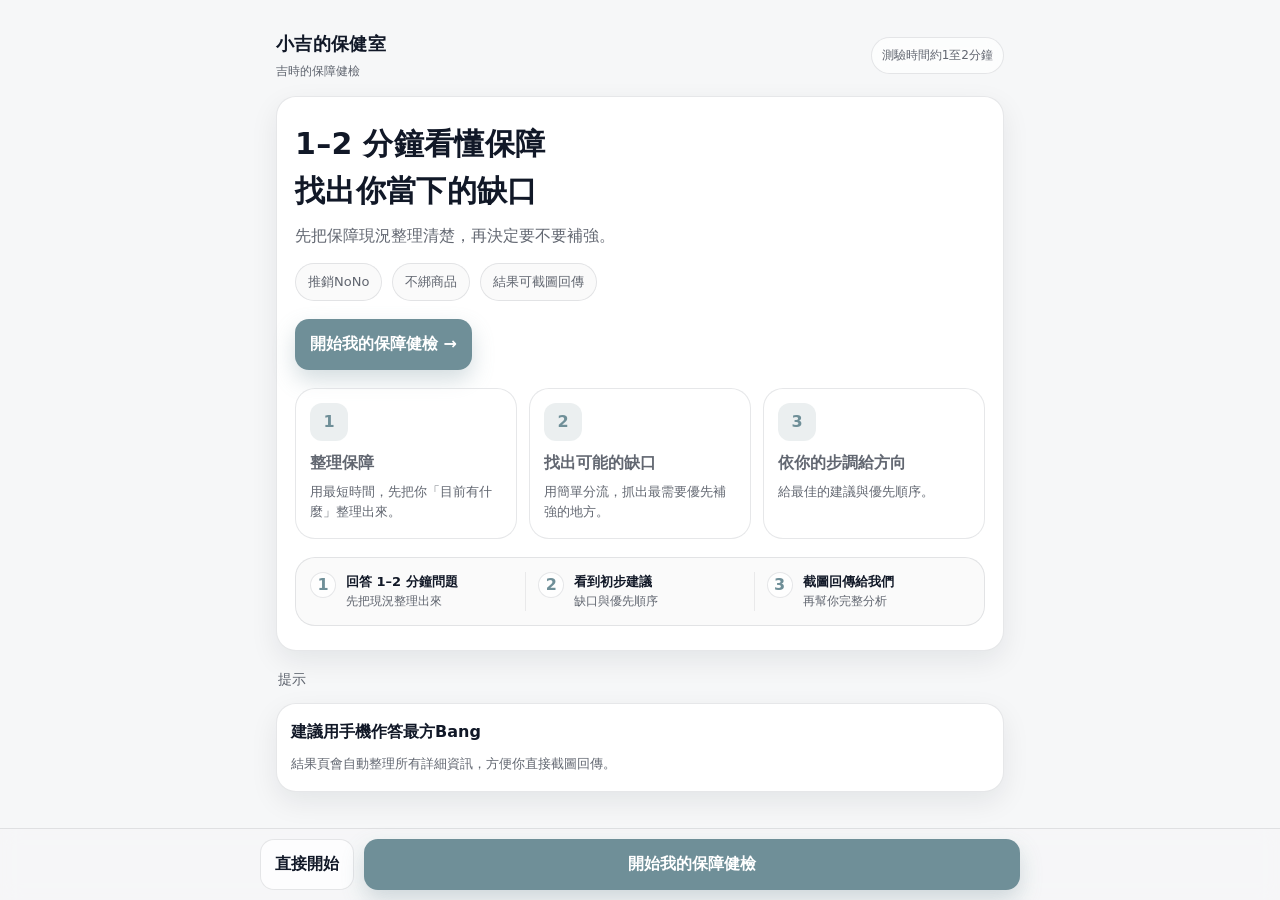
<file: index.html>
<!doctype html>
<html lang="zh-Hant">
<head>
  <meta charset="utf-8" />
  <meta name="viewport" content="width=device-width, initial-scale=1" />
  <title>小吉的保健室｜保障健檢</title>
  <link rel="stylesheet" href="./styles.css" />
</head>
<body>
  <div class="container">
    <div class="header">
      <div class="brand">
        <div class="title">小吉的保健室</div>
        <div class="sub">吉時的保障健檢</div>
      </div>
      <div class="badge">測驗時間約1至2分鐘</div>
    </div>

    <section class="card hero">
      <h1>1–2 分鐘看懂保障<br/>找出你當下的缺口</h1>
      <p>先把保障現況整理清楚，再決定要不要補強。</p>

      <div class="pillrow">
        <div class="pill">推銷NoNo</div>
        <div class="pill">不綁商品</div>
        <div class="pill">結果可截圖回傳</div>
      </div>

      <a class="btn primary" href="./survey.html" style="display:inline-flex;align-items:center;gap:10px;">
        開始我的保障健檢 →
      </a>

      <div class="grid3" style="margin-top:18px;">
        <div class="feature">
          <div class="icon">1</div>
          <p class="ftitle">整理保障</p>
          <p class="fdesc">用最短時間，先把你「目前有什麼」整理出來。</p>
        </div>
        <div class="feature">
          <div class="icon">2</div>
          <p class="ftitle">找出可能的缺口</p>
          <p class="fdesc">用簡單分流，抓出最需要優先補強的地方。</p>
        </div>
        <div class="feature">
          <div class="icon">3</div>
          <p class="ftitle">依你的步調給方向</p>
          <p class="fdesc">給最佳的建議與優先順序。</p>
        </div>
      </div>

      <div class="stepbar" style="margin-top:18px;">
        <div class="step">
          <div class="num">1</div>
          <div class="st"><b>回答 1–2 分鐘問題</b><span>先把現況整理出來</span></div>
        </div>
        <div class="sep"></div>
        <div class="step">
          <div class="num">2</div>
          <div class="st"><b>看到初步建議</b><span>缺口與優先順序</span></div>
        </div>
        <div class="sep"></div>
        <div class="step">
          <div class="num">3</div>
          <div class="st"><b>截圖回傳給我們</b><span>再幫你完整分析</span></div>
        </div>
      </div>
    </section>

    <div class="sectionTitle">提示</div>
    <div class="card formCard">
      <div class="qTitle" style="margin-bottom:6px;">建議用手機作答最方Bang</div>
      <small>結果頁會自動整理所有詳細資訊，方便你直接截圖回傳。</small>
    </div>
  </div>

  <div class="stickyCta">
    <div class="stickyInner">
      <a class="btn ghost" href="./survey.html">直接開始</a>
      <a class="btn primary" href="./survey.html" style="flex:1;text-align:center;">開始我的保障健檢</a>
    </div>
  </div>
</body>
</html>
</file>
<file: styles.css>
/* ===== Korean-cool minimal theme (Blue-gray mist) ===== */
:root{
  --bg: #f6f7f8;
  --surface: #ffffff;
  --text: #111827;
  --muted: rgba(17,24,39,.66);

  --border: rgba(17,24,39,.10);
  --shadow: 0 10px 28px rgba(17,24,39,.08);

  /* Mist blue-gray */
  --primary: #6f8f98;
  --primary-ink: #0b2023;

  --radius-lg: 20px;
  --radius-md: 14px;
  --radius-sm: 12px;

  --maxw: 760px;
}

*{ box-sizing: border-box; }
html,body{ height:100%; }
body{
  margin:0;
  font-family: ui-sans-serif, system-ui, -apple-system, "Segoe UI", Roboto, "Noto Sans TC", "PingFang TC", "Microsoft JhengHei", Arial, sans-serif;
  color: var(--text);
  background: var(--bg);
  line-height: 1.55;
}

a{ color: inherit; text-decoration: none; }
small{ color: var(--muted); }

.container{
  max-width: var(--maxw);
  margin: 0 auto;
  padding: 20px 16px 96px;
}

.header{
  display:flex;
  justify-content: space-between;
  align-items:center;
  gap:12px;
  padding: 10px 0 6px;
}

.brand{
  display:flex;
  flex-direction:column;
  gap:4px;
}
.brand .title{
  font-weight: 800;
  letter-spacing: .02em;
  font-size: 18px;
}
.brand .sub{
  font-size: 12px;
  color: var(--muted);
}

.badge{
  display:inline-flex;
  align-items:center;
  gap:8px;
  padding: 8px 10px;
  border: 1px solid var(--border);
  border-radius: 999px;
  background: rgba(255,255,255,.7);
  backdrop-filter: blur(8px);
  color: var(--muted);
  font-size: 12px;
}

.card{
  background: var(--surface);
  border: 1px solid var(--border);
  border-radius: var(--radius-lg);
  box-shadow: var(--shadow);
}

.hero{
  padding: 24px 18px;
  margin-top: 10px;
}
.hero h1{
  margin: 0 0 10px;
  font-size: 30px;
  letter-spacing: .01em;
}
.hero p{
  margin: 0 0 14px;
  color: var(--muted);
}
.hero .pillrow{
  display:flex;
  flex-wrap: wrap;
  gap: 10px;
  margin: 14px 0 18px;
}
.pill{
  border: 1px solid var(--border);
  background: rgba(17,24,39,.02);
  border-radius: 999px;
  padding: 8px 12px;
  font-size: 13px;
  color: var(--muted);
}

.grid3{
  display:grid;
  gap: 12px;
  margin-top: 14px;
}
@media (min-width: 760px){
  .grid3{ grid-template-columns: repeat(3, 1fr); }
}

.feature{
  padding: 14px 14px 16px;
  border-radius: var(--radius-lg);
  border: 1px solid var(--border);
  background: rgba(255,255,255,.6);
}
.feature .icon{
  width: 38px;
  height: 38px;
  border-radius: 12px;
  background: rgba(111,143,152,.14);
  display:flex;
  align-items:center;
  justify-content:center;
  font-weight: 800;
  color: var(--primary);
  margin-bottom: 10px;
}
.feature .ftitle{ font-weight: 800; margin: 0 0 6px; }
.feature .fdesc{ margin: 0; color: var(--muted); font-size: 13px; }

.stepbar{
  margin-top: 14px;
  padding: 14px;
  border-radius: var(--radius-lg);
  border: 1px solid var(--border);
  background: rgba(17,24,39,.02);
  display:flex;
  align-items:center;
  justify-content: space-between;
  gap: 12px;
}
.stepbar .step{
  display:flex;
  align-items:flex-start;
  gap: 10px;
  flex:1;
}
.stepbar .num{
  width: 26px; height: 26px;
  border-radius: 999px;
  border: 1px solid var(--border);
  display:flex; align-items:center; justify-content:center;
  font-weight: 800;
  color: var(--primary);
  background: rgba(255,255,255,.8);
}
.stepbar .st{
  display:flex;
  flex-direction:column;
}
.stepbar .st b{ font-size: 13px; }
.stepbar .st span{ font-size: 12px; color: var(--muted); }
.sep{ width: 1px; align-self: stretch; background: var(--border); opacity:.7; }

.sectionTitle{
  margin: 18px 2px 10px;
  font-size: 14px;
  color: var(--muted);
  letter-spacing: .02em;
}

.formCard{
  padding: 16px 14px;
  margin: 12px 0;
}

.qTitle{
  font-weight: 900;
  font-size: 16px;
  margin: 0 0 10px;
}

.options{
  display:grid;
  gap: 10px;
}

.option{
  border: 1px solid var(--border);
  border-radius: var(--radius-md);
  padding: 12px 12px;
  background: rgba(17,24,39,.015);
  display:flex;
  align-items:center;
  gap: 10px;
  cursor:pointer;
}
.option input{ accent-color: var(--primary); }
.option .label{
  display:flex;
  flex-direction:column;
  gap: 2px;
}
.option .label b{ font-size: 14px; }
.option .label span{ font-size: 12px; color: var(--muted); }

.option.neutral{
  background: rgba(17,24,39,.01);
  color: var(--muted);
}

.progressWrap{
  margin: 10px 0 16px;
  padding: 14px;
  border-radius: var(--radius-lg);
  border: 1px solid var(--border);
  background: rgba(255,255,255,.7);
}
.progressTop{
  display:flex;
  align-items:center;
  justify-content: space-between;
  gap: 12px;
  margin-bottom: 10px;
  color: var(--muted);
  font-size: 13px;
}
.progressBar{
  height: 10px;
  border-radius: 999px;
  background: rgba(17,24,39,.08);
  overflow:hidden;
}
.progressBar > div{
  height: 100%;
  width: 0%;
  background: var(--primary);
  border-radius: 999px;
  transition: width .25s ease;
}

.stickyCta{
  position: fixed;
  left: 0; right: 0; bottom: 0;
  background: rgba(246,247,248,.78);
  backdrop-filter: blur(10px);
  border-top: 1px solid var(--border);
  padding: 10px 12px;
}
.stickyInner{
  max-width: var(--maxw);
  margin: 0 auto;
  display:flex;
  gap: 10px;
  align-items:center;
}
.btn{
  border: 1px solid var(--border);
  border-radius: 14px;
  padding: 12px 14px;
  font-weight: 800;
  cursor:pointer;
  background: var(--surface);
  color: var(--text);
}
.btn.primary{
  background: var(--primary);
  border-color: transparent;
  color: #fff;
  box-shadow: 0 10px 22px rgba(111,143,152,.30);
}
.btn.ghost{
  background: rgba(255,255,255,.75);
}
.btn:disabled{
  opacity:.55;
  cursor:not-allowed;
}

.result{
  padding: 16px 14px;
  margin-top: 14px;
}
.result pre{
  margin: 10px 0 0;
  padding: 12px;
  border-radius: 14px;
  border: 1px solid var(--border);
  background: rgba(17,24,39,.02);
  white-space: pre-wrap;
  word-break: break-word;
  font-size: 13px;
  color: rgba(17,24,39,.85);
}
.toast{
  position: fixed;
  top: 12px;
  left: 50%;
  transform: translateX(-50%);
  background: rgba(17,24,39,.88);
  color: #fff;
  padding: 10px 12px;
  border-radius: 999px;
  font-size: 12px;
  display:none;
  z-index: 9999;
}
</file>
